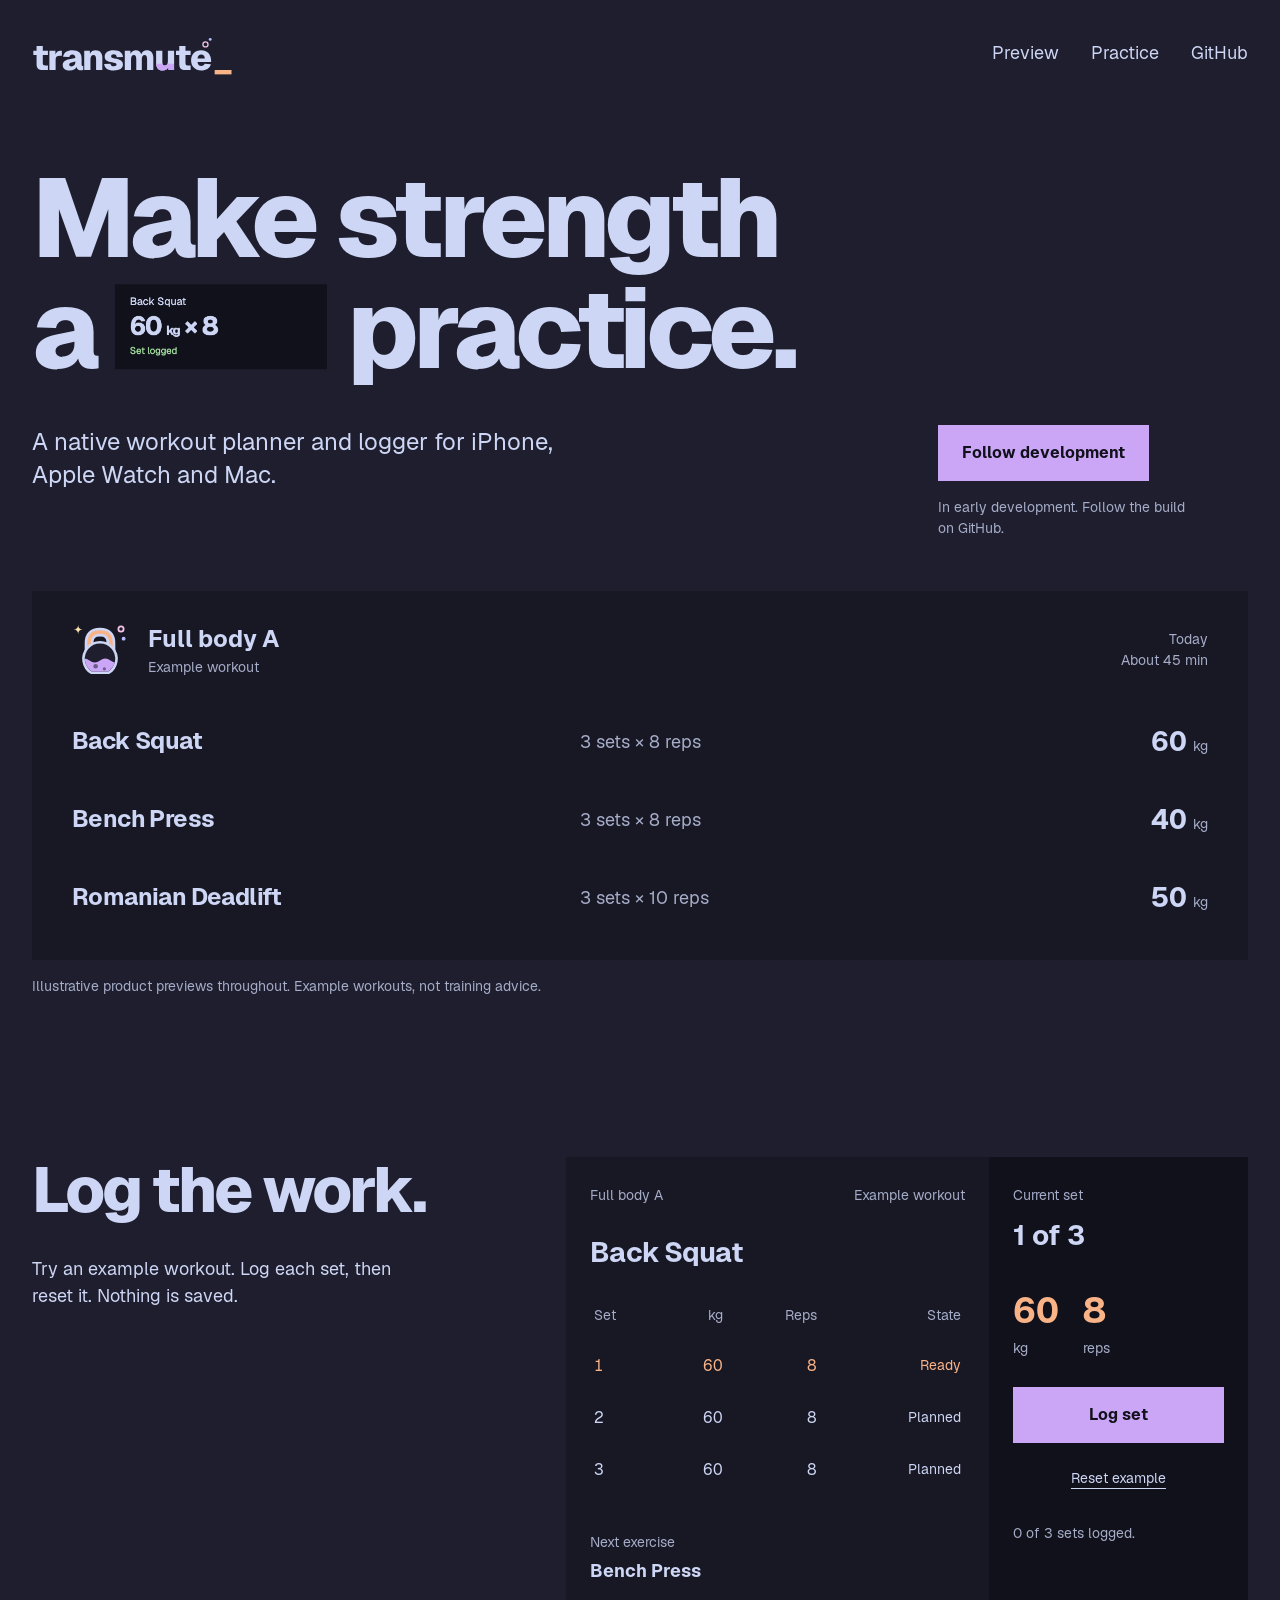
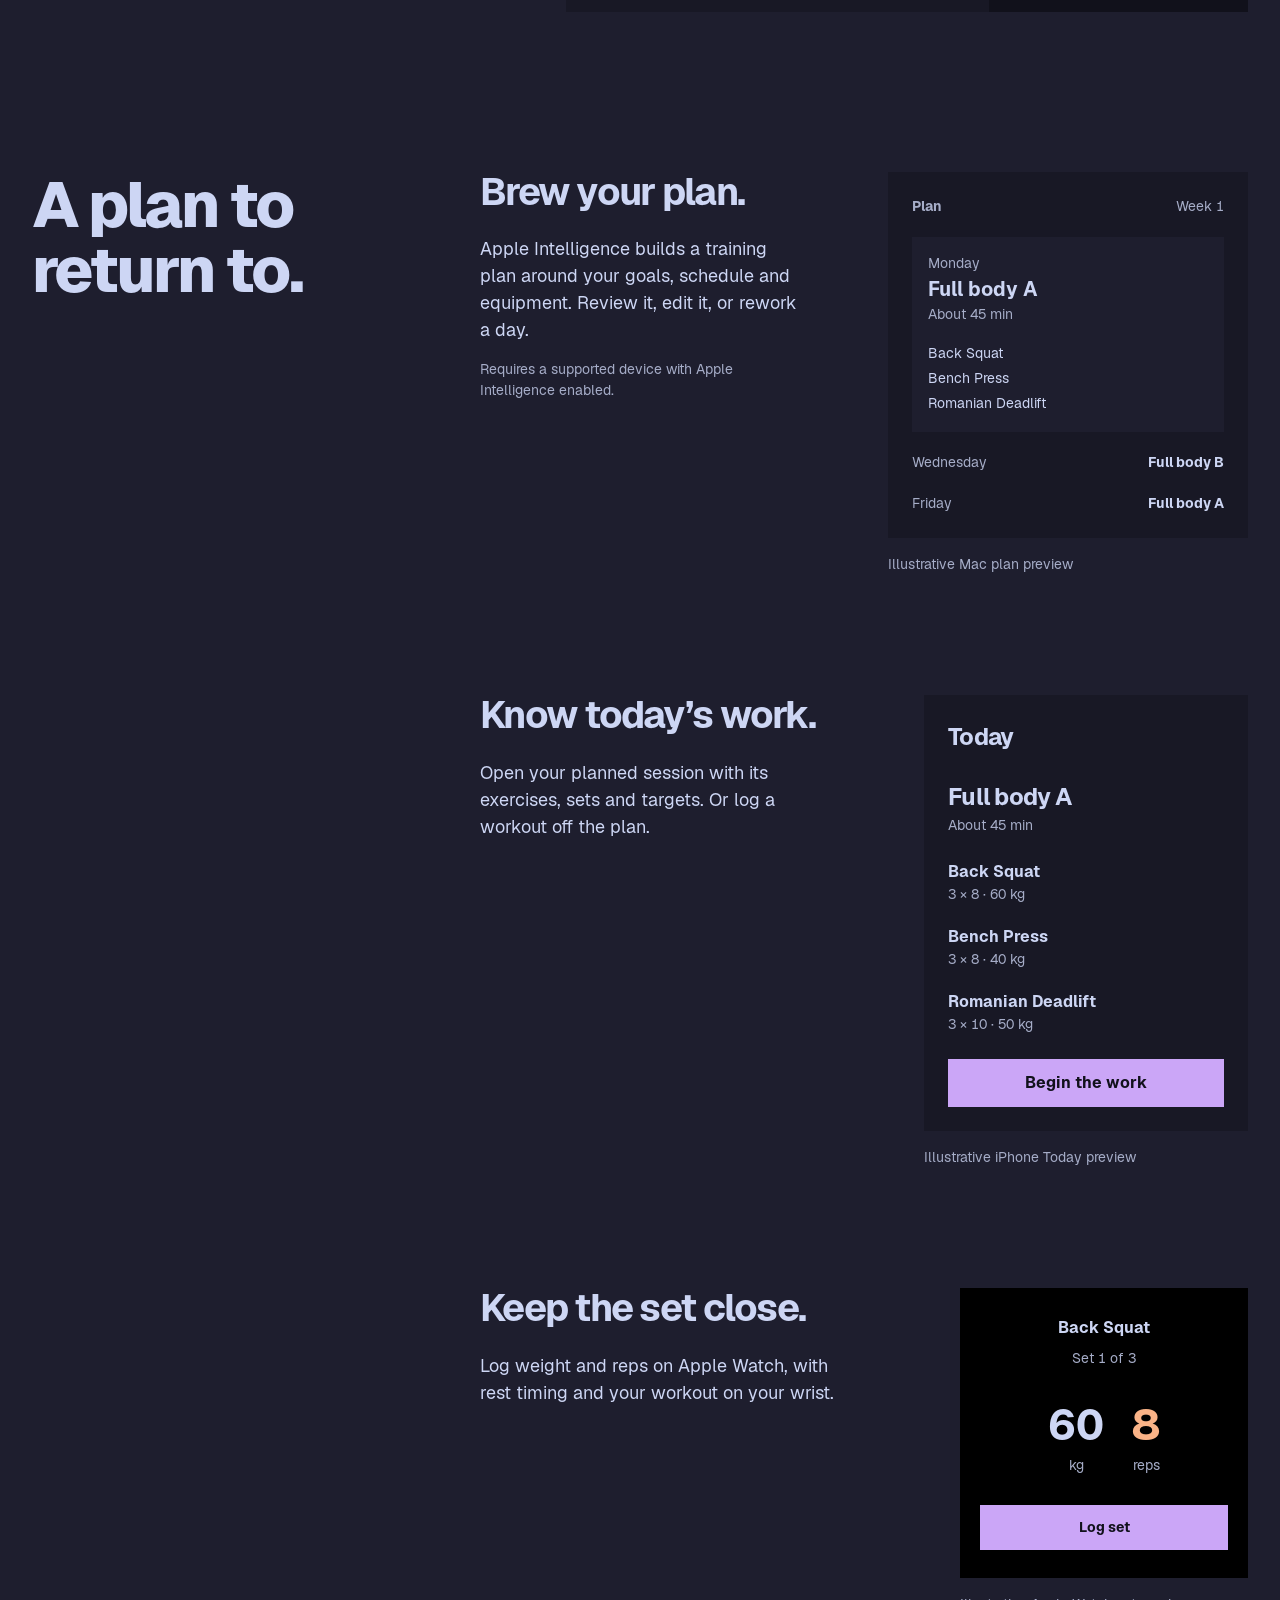
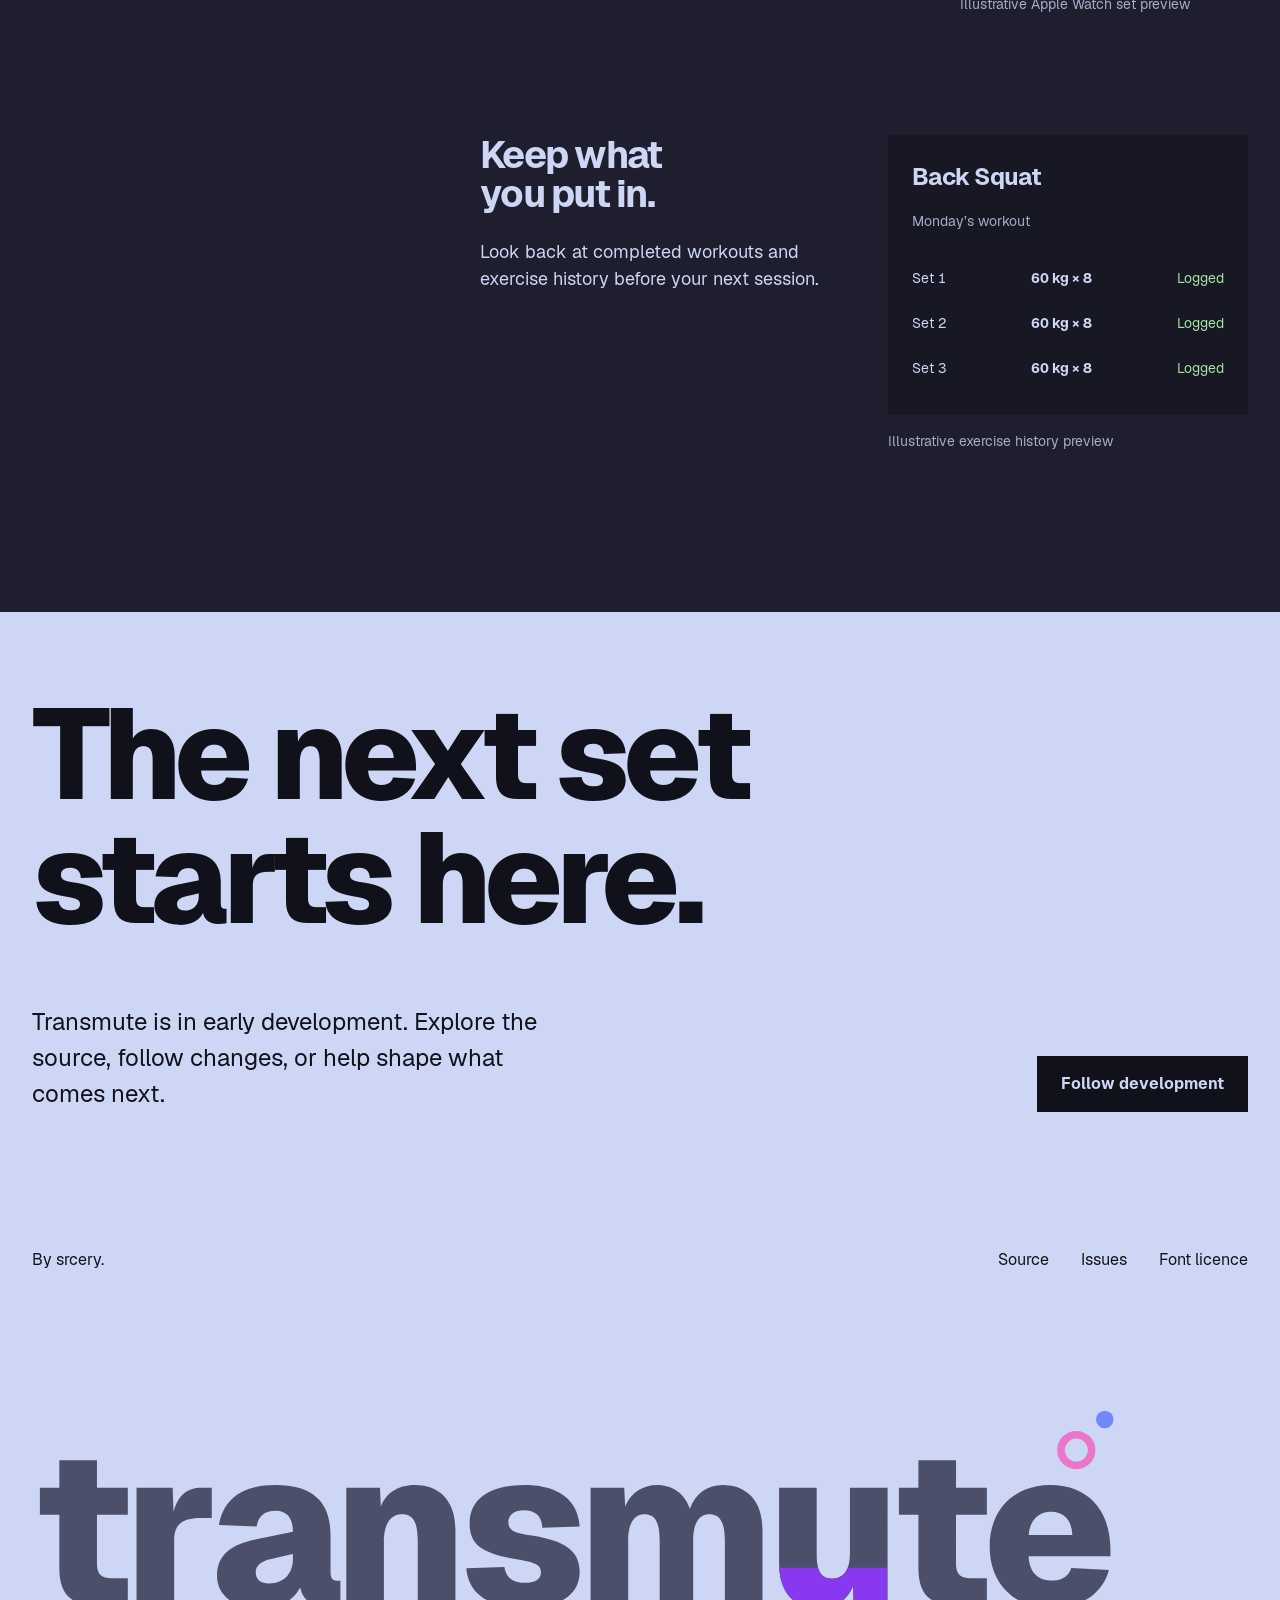
<file: site/index.html>
<!doctype html>
<html lang="en">
<head>
  <meta charset="utf-8">
  <meta name="viewport" content="width=device-width, initial-scale=1">
  <title>Transmute — Native workout planner and logger</title>
  <meta name="description" content="Make strength a practice. Transmute is a native workout planner and logger for iPhone, Apple Watch and Mac, in early development.">
  <meta name="theme-color" content="#1e1e2e">
  <meta property="og:type" content="website">
  <meta property="og:title" content="Transmute — Make strength a practice.">
  <meta property="og:description" content="A native workout planner and logger for iPhone, Apple Watch and Mac. Follow development on GitHub.">
  <meta property="og:url" content="https://xchrisbailey.github.io/Transmute/">
  <meta property="og:image" content="https://xchrisbailey.github.io/Transmute/assets/social.png">
  <meta property="og:image:alt" content="Transmute. Make strength a practice. Native workout planner and logger.">
  <meta name="twitter:card" content="summary_large_image">
  <link rel="canonical" href="https://xchrisbailey.github.io/Transmute/">
  <link rel="icon" href="assets/mark-mocha.svg" type="image/svg+xml">
  <link rel="preload" href="assets/fonts/Geist-ExtraBold.otf" as="font" type="font/otf" crossorigin>
  <link rel="stylesheet" href="assets/site.css">
  <script src="assets/site.js" defer></script>
</head>
<body>
  <a class="skip" href="#main">Skip to content</a>
  <header class="frame navigation">
    <a class="brand" href="#main" aria-label="Transmute home"><img src="assets/wordmark-mocha.svg" alt="Transmute" width="202" height="48"></a>
    <nav aria-label="Main navigation"><a href="#preview">Preview</a><a href="#practice">Practice</a><a href="https://github.com/xchrisbailey/Transmute">GitHub</a></nav>
  </header>
  <main id="main">
    <section class="hero frame" aria-labelledby="hero-title">
      <h1 id="hero-title">Make strength<br>a <img class="inline-preview" src="assets/hero-set.png" alt="" width="400" height="160"> practice.</h1>
      <div class="hero-bottom">
        <p class="support">A native workout planner and logger for iPhone, Apple Watch and Mac.</p>
        <div class="hero-action"><a class="button" href="https://github.com/xchrisbailey/Transmute">Follow development</a><p>In early development. Follow the build on GitHub.</p></div>
      </div>
      <div class="hero-proof" data-ui role="group" aria-label="Illustrative workout preview">
        <div class="proof-title"><img src="assets/mark-mocha.svg" alt="" width="56" height="56"><span>Full body A<small>Example workout</small></span><span class="proof-detail">Today<br>About 45 min</span></div>
        <div class="proof-exercise"><strong>Back Squat</strong><span>3 sets × 8 reps</span><b>60 <small>kg</small></b></div>
        <div class="proof-exercise"><strong>Bench Press</strong><span>3 sets × 8 reps</span><b>40 <small>kg</small></b></div>
        <div class="proof-exercise"><strong>Romanian Deadlift</strong><span>3 sets × 10 reps</span><b>50 <small>kg</small></b></div>
      </div>
      <p class="caption">Illustrative product previews throughout. Example workouts, not training advice.</p>
    </section>
    <section class="showcase frame" id="preview" aria-labelledby="preview-title">
      <div class="showcase-intro"><h2 id="preview-title">Log the work.</h2><p>Try an example workout. Log each set, then reset it. Nothing is saved.</p></div>
      <div class="logging-preview" data-ui>
        <div class="logging-workout">
          <div class="ui-top"><span>Full body A</span><span>Example workout</span></div>
          <h3>Back Squat</h3>
          <table><caption class="visually-hidden">Example Back Squat sets</caption><thead><tr><th scope="col">Set</th><th scope="col">kg</th><th scope="col">Reps</th><th scope="col">State</th></tr></thead><tbody>
            <tr data-set="0"><th scope="row">1</th><td>60</td><td>8</td><td class="set-state">Ready</td></tr>
            <tr data-set="1"><th scope="row">2</th><td>60</td><td>8</td><td class="set-state">Planned</td></tr>
            <tr data-set="2"><th scope="row">3</th><td>60</td><td>8</td><td class="set-state">Planned</td></tr>
          </tbody></table>
          <p class="next-exercise">Next exercise<br><strong>Bench Press</strong></p>
        </div>
        <div class="logging-controls">
          <p>Current set</p><p class="set-count" id="set-count">1 of 3</p>
          <div class="set-values"><span>60<small>kg</small></span><span>8<small>reps</small></span></div>
          <div id="preview-controls" hidden><button class="button" id="log-set" type="button">Log set</button><button class="reset" id="reset-preview" type="button">Reset example</button></div>
          <p id="log-status" role="status" aria-live="polite" aria-atomic="true">0 of 3 sets logged.</p>
          <noscript><p>This static example shows three planned sets of 60 kg × 8 reps. Enable JavaScript to try logging and resetting them.</p></noscript>
        </div>
      </div>
    </section>
    <section class="practice frame" id="practice" aria-labelledby="practice-title">
      <h2 id="practice-title">A plan to return to.</h2>
      <div class="practice-rows">
        <article class="practice-row">
          <div class="row-copy"><h3>Brew your plan.</h3><p>Apple Intelligence builds a training plan around your goals, schedule and equipment. Review it, edit it, or rework a day.</p><p class="caption">Requires a supported device with Apple Intelligence enabled.</p></div>
          <figure class="plan-fragment" data-ui><div class="fragment"><div class="ui-top"><strong>Plan</strong><span>Week 1</span></div><div class="plan-day"><span>Monday</span><strong>Full body A</strong><small>About 45 min</small><p>Back Squat<br>Bench Press<br>Romanian Deadlift</p></div><div class="plan-next"><span>Wednesday</span><strong>Full body B</strong></div><div class="plan-next"><span>Friday</span><strong>Full body A</strong></div></div><figcaption>Illustrative Mac plan preview</figcaption></figure>
        </article>
        <article class="practice-row">
          <div class="row-copy"><h3>Know today’s work.</h3><p>Open your planned session with its exercises, sets and targets. Or log a workout off the plan.</p></div>
          <figure class="today-fragment" data-ui><div class="fragment"><strong class="fragment-title">Today</strong><div class="today-heading"><strong>Full body A</strong><span>About 45 min</span></div><div class="target"><strong>Back Squat</strong><span>3 × 8 · 60 kg</span></div><div class="target"><strong>Bench Press</strong><span>3 × 8 · 40 kg</span></div><div class="target"><strong>Romanian Deadlift</strong><span>3 × 10 · 50 kg</span></div><p class="ui-action">Begin the work</p></div><figcaption>Illustrative iPhone Today preview</figcaption></figure>
        </article>
        <article class="practice-row">
          <div class="row-copy"><h3>Keep the set close.</h3><p>Log weight and reps on Apple Watch, with rest timing and your workout on your wrist.</p></div>
          <figure class="watch-fragment" data-ui><div class="fragment watch"><strong>Back Squat</strong><p>Set 1 of 3</p><div class="watch-values"><span>60<small>kg</small></span><span>8<small>reps</small></span></div><p class="ui-action">Log set</p></div><figcaption>Illustrative Apple Watch set preview</figcaption></figure>
        </article>
        <article class="practice-row">
          <div class="row-copy"><h3>Keep what you put in.</h3><p>Look back at completed workouts and exercise history before your next session.</p></div>
          <figure class="history-fragment" data-ui><div class="fragment"><strong class="fragment-title">Back Squat</strong><p>Monday’s workout</p><div class="history-row"><span>Set 1</span><strong>60 kg × 8</strong><span>Logged</span></div><div class="history-row"><span>Set 2</span><strong>60 kg × 8</strong><span>Logged</span></div><div class="history-row"><span>Set 3</span><strong>60 kg × 8</strong><span>Logged</span></div></div><figcaption>Illustrative exercise history preview</figcaption></figure>
        </article>
      </div>
    </section>
    <section class="close frame" aria-labelledby="close-title"><h2 id="close-title">The next set<br>starts here.</h2><div class="close-bottom"><p>Transmute is in early development. Explore the source, follow changes, or help shape what comes next.</p><a class="button" href="https://github.com/xchrisbailey/Transmute">Follow development</a></div></section>
  </main>
  <footer class="frame"><div class="footer-links"><p>By srcery.</p><nav aria-label="Footer"><a href="https://github.com/xchrisbailey/Transmute">Source</a><a href="https://github.com/xchrisbailey/Transmute/issues">Issues</a><a href="assets/fonts/OFL.txt">Font licence</a></nav></div><img class="footer-wordmark" src="assets/wordmark-latte.svg" alt="Transmute" width="1200" height="285"></footer>
</body>
</html>
</file>
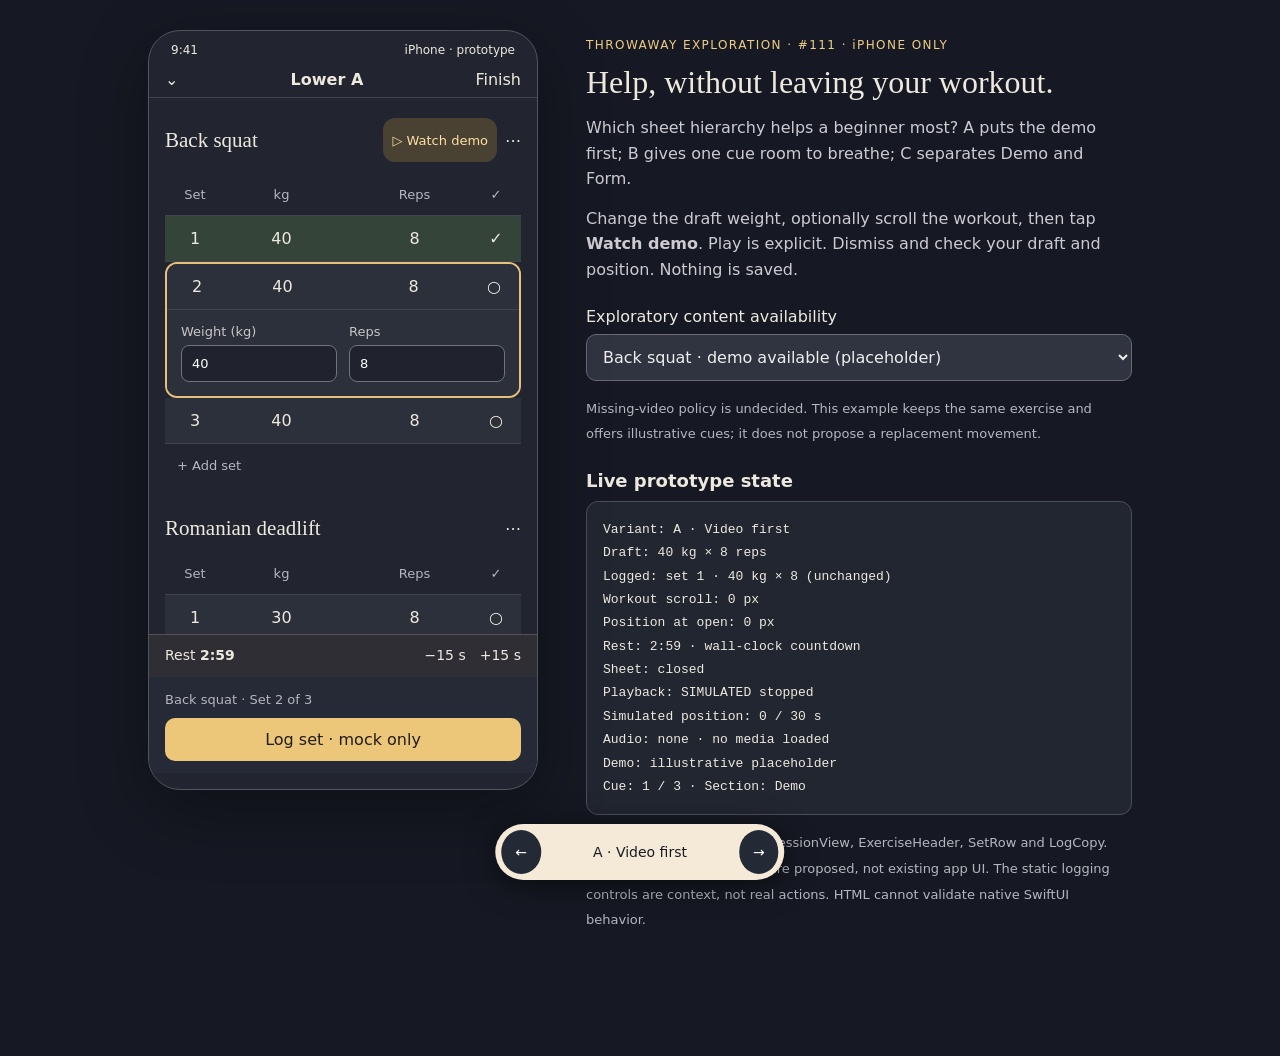
<file: Packages/TransmuteUI/Sources/TransmuteLogUI/Session/PrototypeExerciseDemo/index.html>
<!doctype html>
<html lang="en">
<meta charset="utf-8">
<meta name="viewport" content="width=device-width, initial-scale=1">
<title>Exercise demo · throwaway prototype #111</title>
<style>
*{box-sizing:border-box}body{margin:0;background:#161923;color:#eee9df;font:16px system-ui,sans-serif}button,input,select{font:inherit}button,select{cursor:pointer}button{border:0;border-radius:12px;padding:10px 14px;background:#343847;color:#f5ebd4;min-height:44px}button:focus-visible,input:focus-visible,select:focus-visible{outline:3px solid #efce86;outline-offset:2px}button:disabled{opacity:.55;cursor:default}.gold{background:#edc779;color:#211d19}small,.muted{color:#b7b6bf;font-size:13px;line-height:1.5}h1,h2,h3,p{margin:0}h1{font:32px Georgia,serif}h2{font:26px Georgia,serif}h3{font-size:18px}.workspace{max-width:1020px;margin:30px auto 110px;display:grid;grid-template-columns:390px 1fr;gap:48px;padding:0 18px}.phone{height:760px;position:relative;background:#222530;border:1px solid #535362;border-radius:32px;overflow:hidden;box-shadow:0 20px 70px #0005}.status{padding:12px 22px 5px;display:flex;justify-content:space-between;font-size:12px}.nav{display:flex;align-items:center;justify-content:space-between;padding:8px 16px;border-bottom:1px solid #40424d}.nav strong{font-size:16px}.logging{height:536px;overflow:auto;padding:20px 16px;scrollbar-width:thin}.exercise{margin-bottom:28px}.exercise-head{display:flex;align-items:center;justify-content:space-between;gap:8px;margin-bottom:12px}.exercise-head h3{flex:1;font:21px Georgia,serif}.watch{font-size:13px;padding:7px 9px;background:#494132;color:#ffe0a4;white-space:nowrap}.row{display:grid;grid-template-columns:40px 1fr 1fr 30px;text-align:center;padding:13px 10px;background:#2c303b;border-bottom:1px solid #41434e}.row.heading{background:none;color:#b7b6bf;font-size:13px}.row.done{background:#344439}.editor{border:2px solid #e5c17d;border-radius:12px;overflow:hidden}.fields{display:flex;gap:12px;padding:14px;background:#2c303b}.fields label{width:50%;font-size:13px;color:#c8c5c6}input{width:100%;padding:10px;margin-top:6px;border:1px solid #73727b;border-radius:8px;background:#20232d;color:#fff}.rest{padding:12px 16px;border-top:1px solid #57505a;background:#302e35;display:flex;justify-content:space-between;font-size:14px}.session-bottom{padding:12px 16px;background:#262936}.session-bottom button{width:100%;margin-top:8px}.scrim{position:absolute;inset:0;background:#0005;display:flex;align-items:flex-end;padding-top:130px}.scrim[hidden]{display:none}.sheet{background:#292c37;width:100%;max-height:100%;border-radius:24px 24px 0 0;display:flex;flex-direction:column;box-shadow:0 -10px 40px #0005}.handle{height:4px;width:38px;border-radius:9px;background:#777985;margin:9px auto}.sheet-header{display:flex;justify-content:space-between;align-items:center;padding:3px 18px 12px;gap:10px}.sheet-header small{display:block}.sheet-content{padding:0 18px 18px;overflow:auto;min-height:0}.sheet-footer{padding:10px 18px 18px;border-top:1px solid #474750;font-size:12px;color:#c5c1c6}.media{background:linear-gradient(135deg,#454653,#222731);border:1px solid #68636b;border-radius:14px;padding:16px;min-height:192px;display:flex;flex-direction:column;justify-content:space-between;gap:12px;text-align:center}.media.compact{min-height:104px;text-align:left;display:grid;grid-template-columns:1fr auto;align-items:center}.media .placeholder{font:22px Georgia,serif;color:#ddd2b9}.media small{display:block}.player-state{font-size:12px;color:#f5d38f}.progress{height:3px;background:#68636b}.progress span{display:block;height:100%;background:#f5d38f;width:0}.cue-list{padding:0;list-style:none;counter-reset:cue}.cue-list li{counter-increment:cue;padding:12px 0;border-bottom:1px solid #4b4b56;display:flex;gap:12px}.cue-list li:before{content:counter(cue);background:#44434a;color:#f5d38f;border-radius:50%;height:25px;min-width:25px;text-align:center;padding:2px}.cue-list strong{display:block}.cue-list p{font-size:14px;color:#c6c4cd;margin-top:3px}.section-title{margin:18px 0 4px}.cue-focus{padding:24px 0;min-height:183px}.cue-focus h3{font:29px Georgia,serif;margin:8px 0 12px}.cue-focus p{line-height:1.5}.cue-nav,.tabs{display:flex;gap:8px;margin:12px 0}.cue-nav{justify-content:space-between;align-items:center}.tabs button{flex:1}.tabs button[aria-selected=true]{background:#edc779;color:#211d19}.overview{border-left:3px solid #e2bc73;padding-left:12px;margin:4px 0 18px;line-height:1.5}.missing{background:#38333b;border:1px dashed #bc9c88;border-radius:12px;padding:16px;line-height:1.5}.missing strong{display:block;margin-bottom:8px}.review{padding-top:8px}.eyebrow{font-size:12px;letter-spacing:.12em;color:#efce86;margin-bottom:12px}.review p{line-height:1.6;margin:14px 0;color:#cecad2}.review label{display:block;margin:24px 0 8px}select{width:100%;padding:12px;background:#303440;color:#eee;border:1px solid #6c6874;border-radius:10px}.state{background:#222631;border:1px solid #4c4c5b;border-radius:12px;padding:16px;white-space:pre-wrap;font:13px/1.8 ui-monospace,monospace}.switcher{position:fixed;bottom:20px;left:50%;transform:translateX(-50%);background:#f5ead7;color:#171b24;display:flex;align-items:center;gap:12px;border-radius:40px;padding:6px;box-shadow:0 5px 30px #0008;z-index:5;white-space:nowrap;font-size:14px}.switcher button{border-radius:50%;background:#242936;color:#fff}.switcher span{min-width:174px;text-align:center}a{color:#f1cf8a}@media(max-width:750px){.workspace{display:flex;flex-direction:column;gap:24px;margin-top:12px;padding:0 8px}.phone{width:min(100%,390px);align-self:center}.review{max-width:390px;align-self:center}.switcher{bottom:10px}}@media(prefers-reduced-motion:reduce){*{scroll-behavior:auto}}
.media.compact .placeholder{font:16px system-ui,sans-serif}.media.compact small{font-size:11px}.media.compact .player-state,.media.compact .progress{grid-column:1/-1}
</style>
<!-- Three sheet hierarchies on one standalone URL; no production route or player integration. -->
<main class="workspace">
<section class="phone" aria-label="Mock iPhone workout">
 <div class="status"><span>9:41</span><span>iPhone · prototype</span></div>
 <div id="workout">
  <nav class="nav" aria-label="Mock workout navigation"><span>⌄</span><strong>Lower A</strong><span>Finish</span></nav>
  <div class="logging" id="logging">
   <section class="exercise"><div class="exercise-head"><h3>Back squat</h3><button class="watch" id="watch">▷ Watch demo</button><span aria-label="More">⋯</span></div>
    <div class="row heading"><span>Set</span><span>kg</span><span>Reps</span><span>✓</span></div>
    <div class="row done"><span>1</span><span>40</span><span>8</span><span>✓</span></div>
    <div class="editor"><div class="row"><span>2</span><span id="draft-figure">40</span><span id="reps-figure">8</span><span>○</span></div>
     <div class="fields"><label>Weight (kg)<input id="draft" inputmode="decimal" value="40" aria-label="Draft weight in kilograms"></label><label>Reps<input id="reps" inputmode="numeric" value="8" aria-label="Draft reps"></label></div>
    </div><div class="row"><span>3</span><span>40</span><span>8</span><span>○</span></div><p class="muted" style="padding:12px">+ Add set</p>
   </section>
   <section class="exercise"><div class="exercise-head"><h3>Romanian deadlift</h3><span>⋯</span></div><div class="row heading"><span>Set</span><span>kg</span><span>Reps</span><span>✓</span></div><div class="row"><span>1</span><span>30</span><span>8</span><span>○</span></div><div class="row"><span>2</span><span>30</span><span>8</span><span>○</span></div><p class="muted" style="padding:12px">+ Add set</p></section>
   <p>+ Add exercise</p><p style="padding-top:20px">Workout notes</p>
  </div>
  <div class="rest"><span>Rest <b data-timer></b></span><span>−15 s　+15 s</span></div>
  <div class="session-bottom"><small>Back squat · Set 2 of 3</small><div class="gold" style="padding:12px;text-align:center;border-radius:10px;margin-top:8px">Log set · mock only</div></div>
 </div>
 <div class="scrim" id="scrim" hidden>
  <section class="sheet" role="dialog" aria-modal="true" aria-labelledby="sheet-title">
   <div class="handle"></div>
   <header class="sheet-header"><div><h2 id="sheet-title">Back squat</h2><small>Rest <b data-timer></b> · keeps running</small></div><button id="close">Done</button></header>
   <div class="sheet-content" id="content"></div>
   <footer class="sheet-footer">Illustrative cues · not expert-reviewed.<br>No real video, audio, provider, or licensing selected.</footer>
  </section>
 </div>
</section>
<aside class="review">
 <div class="eyebrow">THROWAWAY EXPLORATION · #111 · iPHONE ONLY</div>
 <h1>Help, without leaving your workout.</h1>
 <p>Which sheet hierarchy helps a beginner most? A puts the demo first; B gives one cue room to breathe; C separates Demo and Form.</p>
 <p>Change the draft weight, optionally scroll the workout, then tap <strong>Watch demo</strong>. Play is explicit. Dismiss and check your draft and position. Nothing is saved.</p>
 <label for="availability">Exploratory content availability</label>
 <select id="availability"><option value="available">Back squat · demo available (placeholder)</option><option value="unavailable">Back squat · demo unavailable</option></select>
 <p><small>Missing-video policy is undecided. This example keeps the same exercise and offers illustrative cues; it does not propose a replacement movement.</small></p>
 <h3 style="margin:24px 0 10px">Live prototype state</h3>
 <output class="state" id="state" style="display:block"></output>
 <p><small>Logging scaffold references SessionView, ExerciseHeader, SetRow and LogCopy. The sheet and Watch demo are proposed, not existing app UI. The static logging controls are context, not real actions. HTML cannot validate native SwiftUI behavior.</small></p>
</aside>
</main>
<nav class="switcher" aria-label="Prototype variants"><button id="previous" aria-label="Previous variant">←</button><span id="variant-label"></span><button id="next" aria-label="Next variant">→</button></nav>
<script>
const $ = id => document.getElementById(id);
const variants = ['A','B','C'];
const names = {A:'Video first',B:'One cue at a time',C:'Demo / Form'};
let variant = new URLSearchParams(location.search).get('variant');
if (!variants.includes(variant)) variant = 'A';
let opened = false, playback = 'stopped', elapsed = 0, step = 0, tab = 'Demo', savedScroll = 0;
const restEnd = Date.now() + 180000;
const cues = [['Set up','Find a comfortable stance before starting.'],['Lower','Move through a comfortable range with control.'],['Stand','Return steadily to your starting position.']];
const available = () => $('availability').value === 'available';
function restSeconds() { return Math.max(0, Math.ceil((restEnd - Date.now()) / 1000)); }
function clock(value) { return Math.floor(value / 60) + ':' + String(value % 60).padStart(2,'0'); }
function state() {
 document.querySelectorAll('[data-timer]').forEach(el => el.textContent = restSeconds() ? clock(restSeconds()) : "Rest’s up");
 $('state').textContent = `Variant: ${variant} · ${names[variant]}\nDraft: ${$('draft').value} kg × ${$('reps').value} reps\nLogged: set 1 · 40 kg × 8 (unchanged)\nWorkout scroll: ${Math.round($('logging').scrollTop)} px\nPosition at open: ${savedScroll} px\nRest: ${clock(restSeconds())} · wall-clock countdown\nSheet: ${opened ? 'open' : 'closed'}\nPlayback: SIMULATED ${playback}\nSimulated position: ${elapsed} / 30 s\nAudio: none · no media loaded\nDemo: ${available() ? 'illustrative placeholder' : 'unavailable'}\nCue: ${step + 1} / 3 · Section: ${tab}`;
 document.querySelectorAll('.player-state').forEach(el => el.textContent = `SIMULATED ${playback.toUpperCase()} · ${elapsed} / 30 s`);
 document.querySelectorAll('.progress span').forEach(el => el.style.width = `${elapsed / 30 * 100}%`);
 document.querySelectorAll('[data-play]').forEach(el => el.textContent = playback === 'playing' ? 'Ⅱ Pause simulation' : '▷ Play simulation');
}
function media(compact = false) {
 if (!available()) return '<div class="missing"><strong>No playable demo for Back squat</strong>Exploratory missing-video example. No alternative exercise is substituted. Written cues remain available; final fallback policy awaits human decision.</div>';
 return `<div class="media ${compact ? 'compact' : ''}"><div><div class="placeholder">Illustrative media placeholder</div><small>Back squat · not an instructional video</small></div><button class="gold" data-play>▷ Play simulation</button><div class="player-state"></div><div class="progress"><span></span></div></div>`;
}
function cueList() { return `<ol class="cue-list">${cues.map(c => `<li><div><strong>${c[0]}</strong><p>${c[1]}</p></div></li>`).join('')}</ol>`; }
function VariantA() { return media() + '<h3 class="section-title">Form at a glance</h3>' + cueList(); }
function VariantB() { return media(true) + `<div class="cue-focus"><small>ILLUSTRATIVE FORM · ${step + 1} OF 3</small><h3>${cues[step][0]}</h3><p>${cues[step][1]}</p></div><div class="cue-nav"><button data-step="-1" ${step === 0 ? 'disabled' : ''}>← Previous cue</button><span>${step + 1} / 3</span><button data-step="1" ${step === 2 ? 'disabled' : ''}>Next cue →</button></div>`; }
function VariantC() { return `<div class="overview"><strong>Back squat · quick reference</strong><br><small>Your set stays underneath. Rest keeps counting down.</small></div><div class="tabs" role="tablist" aria-label="Exercise reference">${['Demo','Form'].map(t => `<button role="tab" aria-selected="${tab === t}" data-tab="${t}">${t}${t === 'Form' ? ' · 3 cues' : ''}</button>`).join('')}</div><div role="tabpanel">${tab === 'Demo' ? media() + '<p class="muted" style="margin-top:14px">Brief written cues are in Form. Playback only starts when you tap Play.</p>' : cueList()}</div>`; }
function render() {
 $('variant-label').textContent = `${variant} · ${names[variant]}`;
 if (opened) $('content').innerHTML = ({A:VariantA,B:VariantB,C:VariantC})[variant]();
 state();
}
function changeVariant(delta) {
 variant = variants[(variants.indexOf(variant) + delta + 3) % 3];
 const url = new URL(location.href); url.searchParams.set('variant',variant); history.replaceState(null,'',url);
 playback = 'stopped'; elapsed = 0; render();
}
function dismiss() {
 opened = false; playback = 'stopped'; elapsed = 0; $('scrim').hidden = true; $('workout').inert = false;
 $('watch').focus({preventScroll:true}); $('logging').scrollTop = savedScroll; state();
}
$('watch').onclick = () => { savedScroll = Math.round($('logging').scrollTop); opened = true; playback = 'stopped'; elapsed = 0; $('scrim').hidden = false; $('workout').inert = true; render(); $('close').focus(); };
$('close').onclick = dismiss;
$('scrim').onclick = e => { if (e.target === $('scrim')) dismiss(); };
$('content').onclick = e => {
 const button = e.target.closest('button'); if (!button) return;
 if (button.hasAttribute('data-play')) { if (elapsed === 30) elapsed = 0; playback = playback === 'playing' ? 'paused' : 'playing'; state(); }
 if (button.dataset.step) { step += Number(button.dataset.step); render(); $('content').querySelector(`[data-step="${button.dataset.step}"]:not(:disabled)`)?.focus(); }
 if (button.dataset.tab) { tab = button.dataset.tab; render(); $('content').querySelector(`[data-tab="${tab}"]`).focus(); }
};
$('availability').onchange = () => { playback = 'stopped'; elapsed = 0; render(); };
$('draft').oninput = () => { $('draft-figure').textContent = $('draft').value || '–'; state(); };
$('reps').oninput = () => { $('reps-figure').textContent = $('reps').value || '–'; state(); };
$('logging').onscroll = state;
$('previous').onclick = () => changeVariant(-1); $('next').onclick = () => changeVariant(1);
document.addEventListener('keydown', e => {
 if (e.key === 'Escape' && opened) { dismiss(); return; }
 if (e.target.closest('input,textarea,select,[contenteditable]')) return;
 if (e.key === 'ArrowLeft' || e.key === 'ArrowRight') { e.preventDefault(); changeVariant(e.key === 'ArrowLeft' ? -1 : 1); }
 if (e.key === 'Tab' && opened) {
  const focusable = [...document.querySelector('.sheet').querySelectorAll('button:not(:disabled)')];
  const first = focusable[0], last = focusable[focusable.length - 1];
  if (e.shiftKey && document.activeElement === first) { e.preventDefault(); last.focus(); }
  else if (!e.shiftKey && document.activeElement === last) { e.preventDefault(); first.focus(); }
 }
});
window.addEventListener('popstate', () => { const key = new URLSearchParams(location.search).get('variant'); variant = variants.includes(key) ? key : 'A'; playback = 'stopped'; elapsed = 0; render(); });
setInterval(() => { if (opened && playback === 'playing') { elapsed = Math.min(30,elapsed + 1); if (elapsed === 30) playback = 'ended'; } state(); },1000);
render();
</script>
</html>
</file>
<file: site/assets/site.css>
@font-face {
  font-family: Geist;
  src: url('fonts/Geist-Regular.otf') format('opentype');
  font-weight: 400;
  font-display: swap;
}
@font-face {
  font-family: Geist;
  src: url('fonts/Geist-Bold.otf') format('opentype');
  font-weight: 700;
  font-display: swap;
}
@font-face {
  font-family: Geist;
  src: url('fonts/Geist-ExtraBold.otf') format('opentype');
  font-weight: 800;
  font-display: swap;
}

:root {
  --bg: #1e1e2e;
  --surface: #181825;
  --deep: #11111b;
  --ink: #cdd6f4;
  --muted: #a6adc8;
  --accent: #cba6f7;
  --now: #fab387;
  --done: #a6e3a1;
  --black: #000;
  --gutter: 32px;
  --font: Geist, Arial, sans-serif;
  --body: 18px;
  --small: 14px;
  --section: clamp(38px, 5vw, 72px);
  --title: clamp(64px, 8.7vw, 132px);
  --gap: 24px;
}

* { box-sizing: border-box; }
html { scroll-behavior: smooth; scroll-padding-top: 24px; }
body {
  margin: 0;
  background: var(--bg);
  color: var(--ink);
  font-family: var(--font);
  font-size: var(--body);
  line-height: 1.5;
}
a { color: inherit; text-decoration-thickness: 2px; text-underline-offset: 5px; }
button { font: inherit; cursor: pointer; }
a, button { touch-action: manipulation; }
a:focus-visible, button:focus-visible { outline: 3px solid var(--now); outline-offset: 6px; }
.close a:focus-visible, footer a:focus-visible { outline-color: var(--deep); }
a:hover { text-decoration: underline; }
a:active, button:active { transform: translateY(2px); }
button:disabled { cursor: default; }
img { max-width: 100%; height: auto; display: block; }
p { margin: 0; text-wrap: pretty; }
h1, h2, h3 { margin: 0; line-height: 1.03; letter-spacing: -.045em; text-wrap: balance; }
h1, h2 { font-weight: 800; }
h2 { font-size: var(--section); }
h3 { font-size: clamp(28px, 3vw, 44px); }
small { font-size: var(--small); }
.frame { padding-inline: var(--gutter); }
[hidden] { display: none !important; }

.navigation { display: flex; justify-content: space-between; align-items: center; gap: var(--gap); min-height: 104px; }
.brand { display: block; width: 202px; }
.navigation nav, .footer-links nav { display: flex; gap: 32px; }
.navigation a, .footer-links a { text-decoration: none; }
.navigation nav a { padding-block: 12px; }
.button {
  display: inline-flex;
  align-items: center;
  justify-content: center;
  background: var(--accent);
  color: var(--deep);
  min-height: 56px;
  padding: 14px 24px;
  border: 0;
  border-radius: 0;
  font-size: 16px;
  font-weight: 700;
  text-decoration: none;
  transition: transform .18s;
}
.button:hover { transform: translateY(-3px); text-decoration: none; }
.button:disabled { background: var(--done); transform: none; }
.hero { padding-top: 58px; }
.hero h1 { font-size: var(--title); line-height: 1; max-width: 1376px; }
.hero h1 .inline-preview {
  display: inline-block;
  width: 1.9em;
  height: .76em;
  padding: 0;
  vertical-align: -.02em;
  object-fit: contain;
}
.hero-bottom { display: flex; justify-content: space-between; align-items: flex-start; gap: 48px; margin-top: 40px; margin-bottom: 52px; }
.support { font-size: 24px; max-width: 560px; line-height: 1.4; }
.hero-action { max-width: 310px; }
.hero-action p { font-size: var(--small); margin-top: 16px; color: var(--muted); }
.hero-proof { background: var(--surface); padding: 30px 40px 24px; max-width: 100%; transform-origin: bottom; }
.proof-title { display: flex; align-items: center; gap: 20px; margin-bottom: 24px; font-size: 24px; font-weight: 700; }
.proof-title small { display: block; font-weight: 400; color: var(--muted); }
.proof-detail { margin-left: auto; text-align: right; font-size: var(--small); font-weight: 400; color: var(--muted); }
.proof-exercise { display: grid; grid-template-columns: 1fr 1fr 120px; align-items: center; padding: 18px 0; gap: var(--gap); }
.proof-exercise strong { font-size: 24px; letter-spacing: -.025em; }
.proof-exercise > span { color: var(--muted); }
.proof-exercise b { text-align: right; font-size: 28px; font-variant-numeric: tabular-nums; }
.proof-exercise b small { color: var(--muted); font-weight: 400; }
.caption { font-size: var(--small); color: var(--muted); line-height: 1.5; }
.hero > .caption { margin-top: 16px; }

.showcase { padding-top: 160px; padding-bottom: 160px; display: grid; grid-template-columns: 1fr 1.45fr; gap: 64px; align-items: start; }
.showcase-intro { max-width: 520px; }
.showcase-intro p { margin-top: 32px; max-width: 33ch; }
.logging-preview { display: grid; grid-template-columns: 62fr 38fr; background: var(--surface); min-width: 0; }
.logging-workout { padding: 28px 24px; }
.ui-top { display: flex; align-items: center; justify-content: space-between; gap: 16px; font-size: var(--small); color: var(--muted); margin-bottom: 32px; }
.logging-workout h3 { font-size: 28px; letter-spacing: -.03em; margin-bottom: 24px; }
table { width: 100%; border-collapse: collapse; font-size: 16px; font-variant-numeric: tabular-nums; }
th, td { padding: 14px 4px; text-align: right; font-weight: 400; }
th:first-child { text-align: left; }
thead { color: var(--muted); font-size: var(--small); }
.set-state { font-size: var(--small); }
tr.is-current { color: var(--now); }
tr.is-logged { color: var(--done); }
.next-exercise { margin-top: 36px; font-size: var(--small); color: var(--muted); }
.next-exercise strong { display: block; margin-top: 4px; color: var(--ink); font-size: 18px; }
.logging-controls { background: var(--deep); padding: 28px 24px; min-width: 0; }
.logging-controls > p:first-child { font-size: var(--small); color: var(--muted); }
.set-count { font-size: 28px; font-weight: 700; margin-top: 8px; }
.set-values { display: flex; gap: 24px; margin: 28px 0; color: var(--now); font-size: 36px; font-weight: 700; font-variant-numeric: tabular-nums; }
.set-values small { display: block; font-weight: 400; color: var(--muted); }
#preview-controls .button { width: 100%; padding-inline: 12px; }
.reset { display: block; color: var(--ink); background: none; border: 0; min-height: 48px; margin: 12px auto 0; text-decoration: underline; text-underline-offset: 5px; font-size: var(--small); }
#log-status { font-size: var(--small); color: var(--muted); margin-top: 20px; }
noscript p { font-size: var(--small); margin-top: 16px; }

.practice { display: grid; grid-template-columns: 1fr 2fr; gap: 64px; padding-bottom: 160px; }
.practice > h2 { max-width: 360px; position: sticky; top: 32px; align-self: start; }
.practice-rows { min-width: 0; }
.practice-row { display: grid; grid-template-columns: 1fr 1fr; gap: 48px; align-items: start; margin-bottom: 120px; }
.practice-row:last-child { margin-bottom: 0; }
.row-copy p { margin-top: 24px; max-width: 35ch; }
.row-copy .caption { margin-top: 16px; }
figure { margin: 0; min-width: 0; }
figcaption { font-size: var(--small); color: var(--muted); margin-top: 16px; line-height: 1.5; }
.fragment { background: var(--surface); padding: 24px; font-size: 16px; line-height: 1.5; font-variant-numeric: tabular-nums; }
.fragment-title { display: block; font-size: 24px; letter-spacing: -.03em; }
.plan-fragment .ui-top { margin-bottom: 20px; }
.plan-day { background: var(--bg); padding: 16px; display: flex; flex-direction: column; }
.plan-day > span, .plan-day small, .plan-next > span { font-size: var(--small); color: var(--muted); }
.plan-day > strong { font-size: 20px; }
.plan-day p { margin-top: 16px; line-height: 1.8; font-size: var(--small); }
.plan-next { display: flex; justify-content: space-between; gap: 12px; margin-top: 20px; font-size: var(--small); }
.today-fragment { width: 90%; justify-self: end; }
.today-heading { margin: 24px 0; display: flex; flex-direction: column; }
.today-heading > strong { font-size: 24px; letter-spacing: -.03em; }
.today-heading > span, .target > span { font-size: var(--small); color: var(--muted); }
.target { margin-bottom: 20px; display: flex; flex-direction: column; }
.ui-action { margin-top: 24px; padding: 12px 8px; text-align: center; background: var(--accent); color: var(--deep); font-weight: 700; }
.watch-fragment { width: 80%; justify-self: end; }
.watch { background: var(--black); text-align: center; padding: 28px 20px; }
.watch > p { font-size: var(--small); color: var(--muted); margin-top: 8px; }
.watch-values { display: flex; justify-content: center; gap: 28px; margin-block: 32px; font-size: 44px; font-weight: 700; line-height: 1.1; }
.watch-values > span:last-child { color: var(--now); }
.watch-values small { display: block; font-weight: 400; color: var(--muted); margin-top: 8px; }
.watch > .ui-action { color: var(--deep); margin-top: 24px; }
.history-fragment .fragment > p { font-size: var(--small); color: var(--muted); margin-top: 16px; margin-bottom: 24px; }
.history-row { display: flex; justify-content: space-between; gap: 12px; font-size: var(--small); padding-block: 12px; }
.history-row > span:last-child { color: var(--done); }

.close { background: var(--ink); color: var(--deep); padding-top: 80px; padding-bottom: 72px; }
.close h2 { font-size: clamp(60px, 10vw, 152px); line-height: .97; }
.close-bottom { display: flex; justify-content: space-between; align-items: end; gap: 40px; margin-top: 64px; }
.close-bottom p { max-width: 540px; font-size: 24px; }
.close .button { background: var(--deep); color: var(--ink); flex-shrink: 0; }
footer { background: var(--ink); color: var(--deep); overflow: hidden; padding-top: 64px; }
.footer-links { display: flex; justify-content: space-between; align-items: center; font-size: 16px; }
.footer-wordmark { width: 100%; margin-top: 48px; margin-bottom: -4.5%; transform: translateY(10%); }
.skip { position: absolute; left: var(--gutter); top: -100px; background: var(--ink); color: var(--deep); padding: 16px; z-index: 10; }
.skip:focus { top: 16px; }
.visually-hidden { position: absolute; width: 1px; height: 1px; overflow: hidden; clip-path: inset(50%); white-space: nowrap; }

@media (min-width: 1800px) {
  .frame { padding-inline: max(32px, calc((100vw - 1600px) / 2)); }
}
@media (max-width: 1100px) {
  :root { --gutter: 24px; --title: 9vw; }
  .showcase { grid-template-columns: 1fr; gap: 40px; }
  .showcase-intro { max-width: none; display: grid; grid-template-columns: 1fr 1fr; gap: 40px; }
  .showcase-intro p { margin-top: 0; }
  .logging-preview { max-width: 800px; width: 100%; justify-self: end; }
  .practice { grid-template-columns: 1fr; gap: 56px; }
  .practice > h2 { position: static; max-width: none; }
  .practice-row { grid-template-columns: 1fr 1fr; gap: 64px; }
  .hero-bottom { gap: 32px; }
  .support { font-size: 22px; }
  .hero-action { max-width: 250px; }
  .practice-row .row-copy { max-width: 390px; }
  .practice-row figure { max-width: 390px; justify-self: end; }
  .close-bottom p { font-size: 22px; }
}
@media (max-width: 600px) {
  :root { --gutter: 20px; --title: clamp(36px, 12vw, 47px); --section: 38px; --body: 16px; }
  .navigation { min-height: 88px; gap: 12px; flex-wrap: wrap; padding-top: 16px; padding-bottom: 12px; }
  .brand { width: 162px; }
  .navigation nav { gap: 18px; font-size: 14px; }
  .navigation nav a { padding-block: 10px; }
  .navigation nav a:last-child { display: none; }
  .hero { padding-top: 40px; }
  .hero h1 { font-size: var(--title); line-height: 1.03; letter-spacing: -.05em; }
  .hero-bottom { flex-direction: column; margin-top: 32px; margin-bottom: 32px; gap: 24px; }
  .support { font-size: 20px; max-width: 29ch; }
  .hero-action { max-width: none; width: 100%; }
  .hero-action .button { width: 100%; }
  .hero-action p { margin-top: 12px; }
  .hero-proof { padding: 20px; }
  .proof-title { gap: 12px; font-size: 20px; margin-bottom: 16px; }
  .proof-title > img { width: 40px; }
  .proof-detail { display: none; }
  .proof-exercise { grid-template-columns: 1fr auto; gap: 4px 12px; padding: 12px 0; }
  .proof-exercise strong { font-size: 16px; }
  .proof-exercise > span { font-size: 14px; grid-row: 2; }
  .proof-exercise > b { font-size: 24px; grid-column: 2; grid-row: 1 / 3; }
  .caption { font-size: 13px; }
  .showcase { padding-top: 96px; padding-bottom: 96px; gap: 32px; }
  .showcase-intro { display: block; }
  .showcase-intro p { margin-top: 24px; }
  .logging-preview { grid-template-columns: 1fr; }
  .logging-workout, .logging-controls { padding: 24px; }
  .logging-workout { padding-bottom: 28px; }
  .ui-top { margin-bottom: 24px; font-size: 13px; }
  .next-exercise { margin-top: 24px; }
  .logging-controls { display: grid; grid-template-columns: 1fr 1fr; gap: 0 16px; }
  .logging-controls > p:first-child { align-self: center; }
  .set-count { font-size: 24px; text-align: right; margin-top: 0; }
  .set-values { grid-column: 1 / -1; margin: 20px 0; font-size: 36px; gap: 48px; }
  #preview-controls, #log-status, noscript { grid-column: 1 / -1; }
  #preview-controls { display: flex; align-items: center; gap: 16px; }
  #preview-controls .button { width: auto; flex: 1; }
  .reset { margin: 0; flex: 1; }
  #log-status { margin-top: 16px; }
  .practice { padding-bottom: 96px; gap: 48px; }
  .practice-row { display: block; margin-bottom: 64px; }
  .practice-row h3 { font-size: 28px; }
  .row-copy p { margin-top: 20px; }
  .practice-row figure { margin-top: 28px; max-width: none; }
  .plan-fragment, .history-fragment { width: 100%; }
  .today-fragment { width: 90%; margin-left: auto; }
  .watch-fragment { width: 78%; margin-left: auto; }
  .fragment { padding: 24px; }
  .close { padding-top: 48px; padding-bottom: 48px; }
  .close h2 { font-size: 58px; }
  .close-bottom { display: block; margin-top: 32px; }
  .close-bottom p { font-size: 20px; }
  .close .button { width: 100%; margin-top: 32px; }
  footer { padding-top: 32px; }
  .footer-links { display: block; font-size: 14px; }
  .footer-links nav { gap: 24px; margin-top: 24px; }
  .footer-links nav a { padding-block: 12px; }
  .footer-wordmark { margin-top: 32px; }
}

@media (prefers-reduced-motion: no-preference) {
  .hero-proof { animation: settle 1.1s cubic-bezier(.2, .65, .3, 1) both; }
  .inline-preview { animation: picture-drift 4s ease-in-out both; }
  .reveal.is-seen { animation: arrive .7s cubic-bezier(.2, .65, .3, 1) both; animation-delay: var(--delay, 0ms); }
  @keyframes settle {
    from { clip-path: inset(100% 0 0); transform: scale(1.04); }
    to { clip-path: inset(0); transform: scale(1); }
  }
  @keyframes arrive {
    from { opacity: 1; transform: translateY(24px); }
    to { opacity: 1; transform: translateY(0); }
  }
  @keyframes picture-drift {
    from { transform: translateY(0); }
    to { transform: translateY(-.015em); }
  }
}
@media (prefers-reduced-motion: reduce) {
  html { scroll-behavior: auto; }
  *, *::before, *::after { animation: none !important; transition: none !important; }
}
</file>
